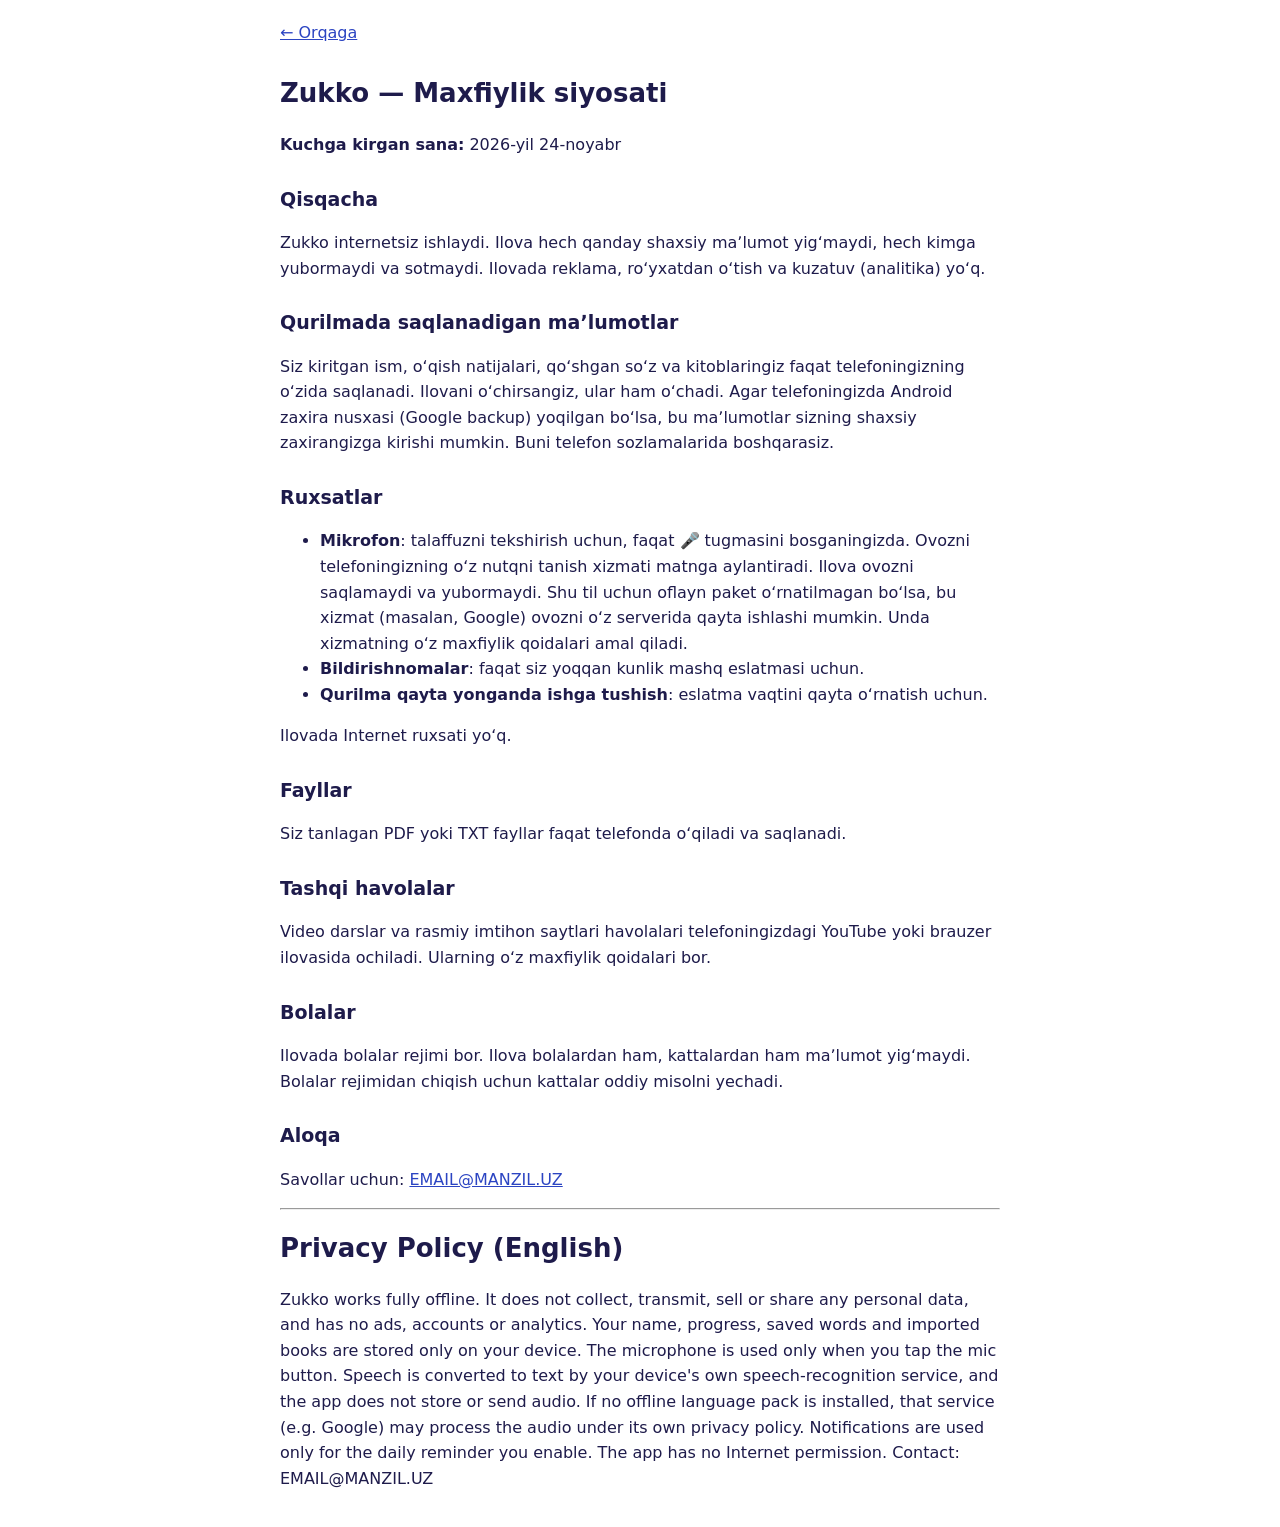
<file: PlayMarket/privacy-policy.html>
<!DOCTYPE html>
<html lang="uz"><head><meta charset="utf-8"><meta name="viewport" content="width=device-width,initial-scale=1">
<title>Zukko — Maxfiylik siyosati</title>
<style>body{font-family:system-ui,sans-serif;max-width:720px;margin:0 auto;padding:20px;line-height:1.6;color:#1e1b4b}h1{font-size:26px}h2{font-size:19px;margin-top:26px}a{color:#2b44c2}.back{display:inline-block;margin-bottom:10px}</style></head>
<body>
<a class="back" href="index.html">← Orqaga</a>
<h1>Zukko — Maxfiylik siyosati</h1>
<p><b>Kuchga kirgan sana:</b> 2026-yil 24-noyabr</p>

<h2>Qisqacha</h2>
<p>Zukko internetsiz ishlaydi. Ilova hech qanday shaxsiy maʼlumot yigʻmaydi, hech kimga yubormaydi va sotmaydi. Ilovada reklama, roʻyxatdan oʻtish va kuzatuv (analitika) yoʻq.</p>

<h2>Qurilmada saqlanadigan maʼlumotlar</h2>
<p>Siz kiritgan ism, oʻqish natijalari, qoʻshgan soʻz va kitoblaringiz faqat telefoningizning oʻzida saqlanadi. Ilovani oʻchirsangiz, ular ham oʻchadi. Agar telefoningizda Android zaxira nusxasi (Google backup) yoqilgan boʻlsa, bu maʼlumotlar sizning shaxsiy zaxirangizga kirishi mumkin. Buni telefon sozlamalarida boshqarasiz.</p>

<h2>Ruxsatlar</h2>
<ul>
<li><b>Mikrofon</b>: talaffuzni tekshirish uchun, faqat 🎤 tugmasini bosganingizda. Ovozni telefoningizning oʻz nutqni tanish xizmati matnga aylantiradi. Ilova ovozni saqlamaydi va yubormaydi. Shu til uchun oflayn paket oʻrnatilmagan boʻlsa, bu xizmat (masalan, Google) ovozni oʻz serverida qayta ishlashi mumkin. Unda xizmatning oʻz maxfiylik qoidalari amal qiladi.</li>
<li><b>Bildirishnomalar</b>: faqat siz yoqqan kunlik mashq eslatmasi uchun.</li>
<li><b>Qurilma qayta yonganda ishga tushish</b>: eslatma vaqtini qayta oʻrnatish uchun.</li>
</ul>
<p>Ilovada Internet ruxsati yoʻq.</p>

<h2>Fayllar</h2>
<p>Siz tanlagan PDF yoki TXT fayllar faqat telefonda oʻqiladi va saqlanadi.</p>

<h2>Tashqi havolalar</h2>
<p>Video darslar va rasmiy imtihon saytlari havolalari telefoningizdagi YouTube yoki brauzer ilovasida ochiladi. Ularning oʻz maxfiylik qoidalari bor.</p>

<h2>Bolalar</h2>
<p>Ilovada bolalar rejimi bor. Ilova bolalardan ham, kattalardan ham maʼlumot yigʻmaydi. Bolalar rejimidan chiqish uchun kattalar oddiy misolni yechadi.</p>

<h2>Aloqa</h2>
<p>Savollar uchun: <a href="mailto:EMAIL@MANZIL.UZ">EMAIL@MANZIL.UZ</a></p>

<hr>
<h1 lang="en">Privacy Policy (English)</h1>
<p lang="en">Zukko works fully offline. It does not collect, transmit, sell or share any personal data, and has no ads, accounts or analytics. Your name, progress, saved words and imported books are stored only on your device. The microphone is used only when you tap the mic button. Speech is converted to text by your device's own speech-recognition service, and the app does not store or send audio. If no offline language pack is installed, that service (e.g. Google) may process the audio under its own privacy policy. Notifications are used only for the daily reminder you enable. The app has no Internet permission. Contact: EMAIL@MANZIL.UZ</p>
</body></html>
</file>
